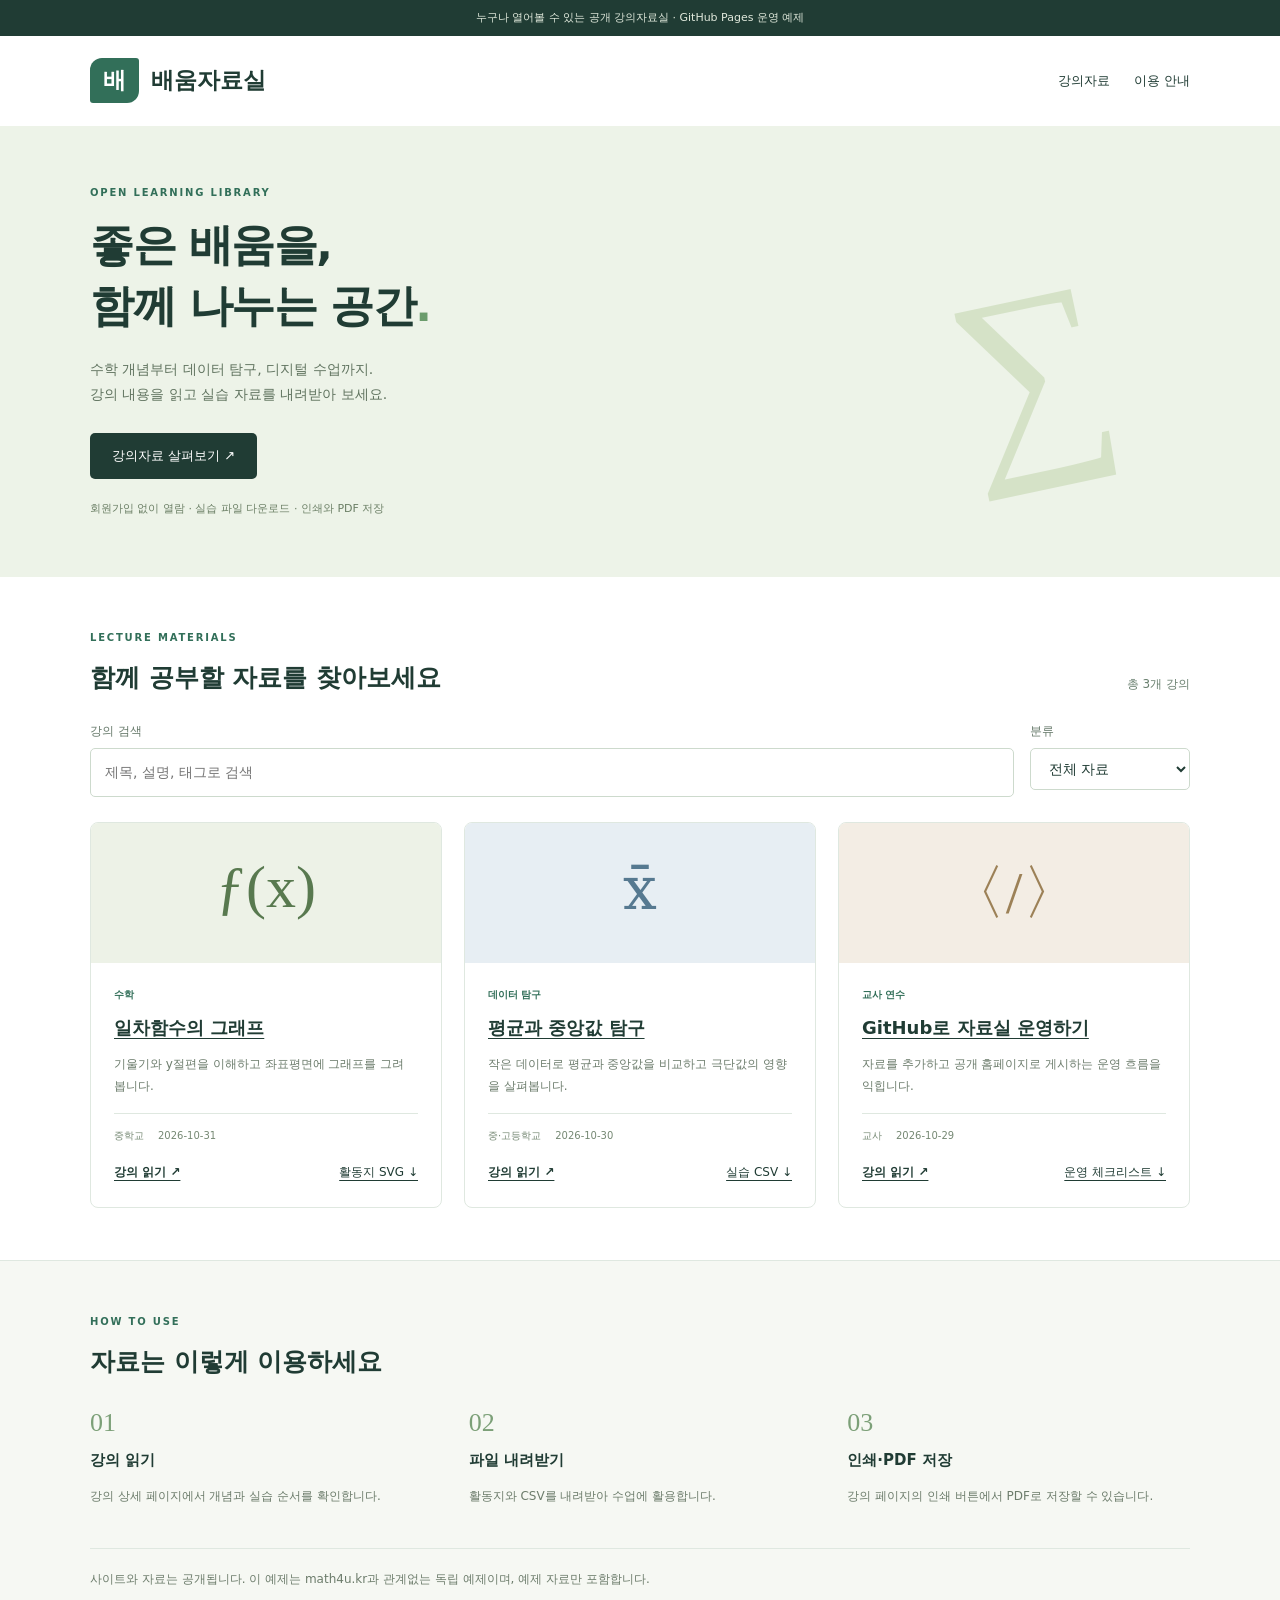
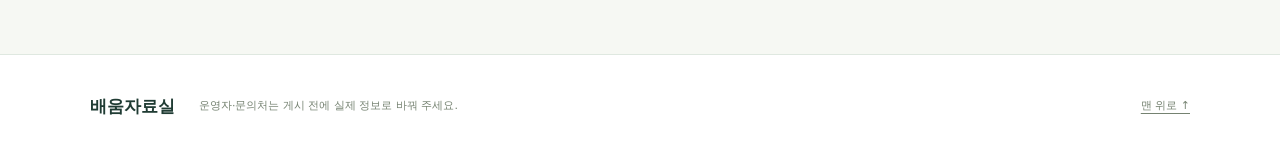
<file: site/index.html>
<!doctype html>
<html lang="ko"><head><meta charset="utf-8"><meta name="viewport" content="width=device-width,initial-scale=1"><meta name="description" content="수학 수업과 교사 연수를 위한 공개 강의자료실"><title>배움자료실 · 공개 강의</title><link rel="stylesheet" href="assets/style.css"><script src="assets/materials.js" defer></script><script src="assets/app.js" defer></script></head><body>
<a class="skip" href="#main">본문 바로가기</a><div class="topbar">누구나 열어볼 수 있는 공개 강의자료실 · GitHub Pages 운영 예제</div>
<header class="wrap"><a class="brand" href="index.html"><span class="mark">배</span>배움자료실</a><nav aria-label="주 메뉴"><a href="#materials">강의자료</a><a href="#guide">이용 안내</a></nav></header>
<main id="main"><section class="hero"><div class="wrap"><p class="eyebrow">OPEN LEARNING LIBRARY</p><h1>좋은 배움을,<br>함께 나누는 공간<span>.</span></h1><p>수학 개념부터 데이터 탐구, 디지털 수업까지.<br>강의 내용을 읽고 실습 자료를 내려받아 보세요.</p><a class="button" href="#materials">강의자료 살펴보기 ↗</a><div class="hero-note">회원가입 없이 열람 · 실습 파일 다운로드 · 인쇄와 PDF 저장</div></div></section>
<section class="wrap section" id="materials"><div class="heading"><div><p class="eyebrow">LECTURE MATERIALS</p><h2>함께 공부할 자료를 찾아보세요</h2></div><span class="count" id="result-count" role="status"></span></div><div class="filters"><label class="search"><span>강의 검색</span><input id="search" type="search" placeholder="제목, 설명, 태그로 검색" autocomplete="off"></label><label>분류<select id="category"><option value="all">전체 자료</option><option value="math">수학</option><option value="data">데이터 탐구</option><option value="teacher">교사 연수</option></select></label></div><div class="cards" id="materials-list"></div><p id="empty" hidden>검색 결과가 없습니다. 다른 검색어나 분류를 선택해 주세요.</p><noscript><p>강의 목록은 아래에서 바로 열 수 있습니다.</p><ul><li><a href="lessons/functions.html">일차함수의 그래프</a></li><li><a href="lessons/statistics.html">평균과 중앙값 탐구</a></li><li><a href="lessons/github-pages.html">GitHub로 자료실 운영하기</a></li></ul></noscript></section>
<section class="guide" id="guide"><div class="wrap section"><p class="eyebrow">HOW TO USE</p><h2>자료는 이렇게 이용하세요</h2><div class="guide-grid"><article><b>01</b><h3>강의 읽기</h3><p>강의 상세 페이지에서 개념과 실습 순서를 확인합니다.</p></article><article><b>02</b><h3>파일 내려받기</h3><p>활동지와 CSV를 내려받아 수업에 활용합니다.</p></article><article><b>03</b><h3>인쇄·PDF 저장</h3><p>강의 페이지의 인쇄 버튼에서 PDF로 저장할 수 있습니다.</p></article></div><p class="notice">사이트와 자료는 공개됩니다. 이 예제는 math4u.kr과 관계없는 독립 예제이며, 예제 자료만 포함합니다.</p></div></section></main>
<footer class="wrap"><strong>배움자료실</strong><p>운영자·문의처는 게시 전에 실제 정보로 바꿔 주세요.</p><a href="#main">맨 위로 ↑</a></footer></body></html>
</file>
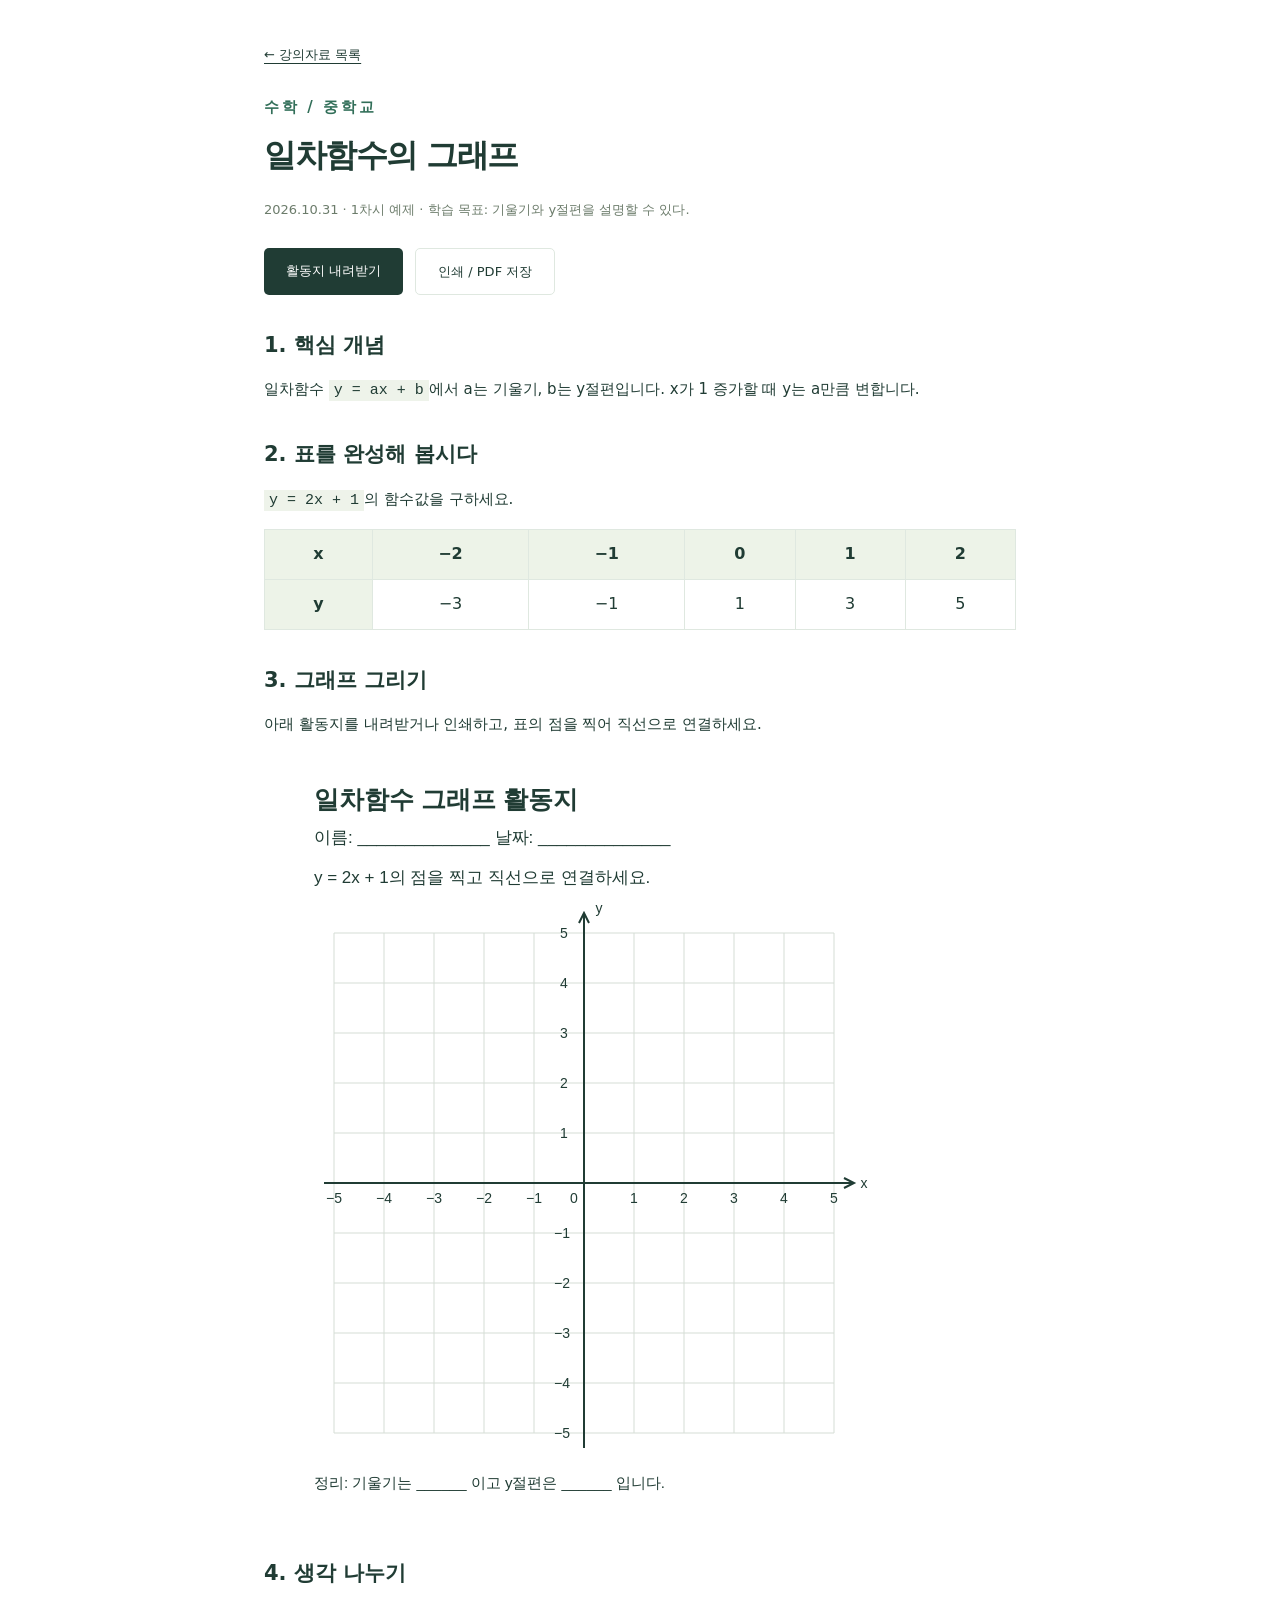
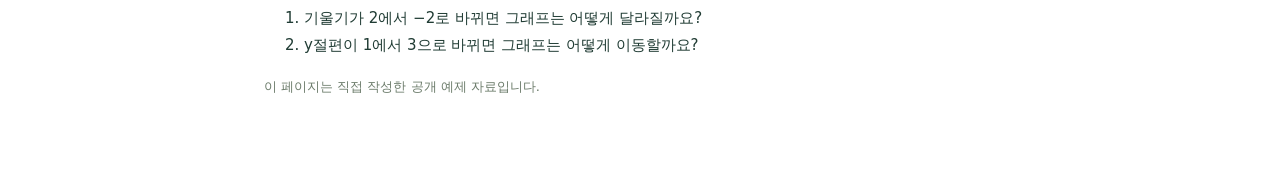
<file: site/lessons/functions.html>
<!doctype html><html lang="ko"><head><meta charset="utf-8"><meta name="viewport" content="width=device-width,initial-scale=1"><title>일차함수의 그래프 · 배움자료실</title><link rel="stylesheet" href="../assets/style.css"><script src="../assets/lesson.js" defer></script></head><body><main class="lesson"><a class="back" href="../index.html">← 강의자료 목록</a><p class="eyebrow">수학 / 중학교</p><h1>일차함수의 그래프</h1><p class="subtitle">2026.10.31 · 1차시 예제 · 학습 목표: 기울기와 y절편을 설명할 수 있다.</p><div class="actions"><a class="button" href="../materials/function-worksheet.svg" download>활동지 내려받기</a><button class="button print-button" data-print>인쇄 / PDF 저장</button></div><h2>1. 핵심 개념</h2><p>일차함수 <code>y = ax + b</code>에서 a는 기울기, b는 y절편입니다. x가 1 증가할 때 y는 a만큼 변합니다.</p><h2>2. 표를 완성해 봅시다</h2><p><code>y = 2x + 1</code>의 함수값을 구하세요.</p><table><thead><tr><th scope="row">x</th><th scope="col">−2</th><th scope="col">−1</th><th scope="col">0</th><th scope="col">1</th><th scope="col">2</th></tr></thead><tbody><tr><th scope="row">y</th><td>−3</td><td>−1</td><td>1</td><td>3</td><td>5</td></tr></tbody></table><h2>3. 그래프 그리기</h2><p>아래 활동지를 내려받거나 인쇄하고, 표의 점을 찍어 직선으로 연결하세요.</p><img src="../materials/function-worksheet.svg" alt="x와 y가 각각 −5부터 5까지 표시된 좌표평면 활동지" width="640" height="760"><h2>4. 생각 나누기</h2><ol><li>기울기가 2에서 −2로 바뀌면 그래프는 어떻게 달라질까요?</li><li>y절편이 1에서 3으로 바뀌면 그래프는 어떻게 이동할까요?</li></ol><p class="subtitle">이 페이지는 직접 작성한 공개 예제 자료입니다.</p></main></body></html>
</file>
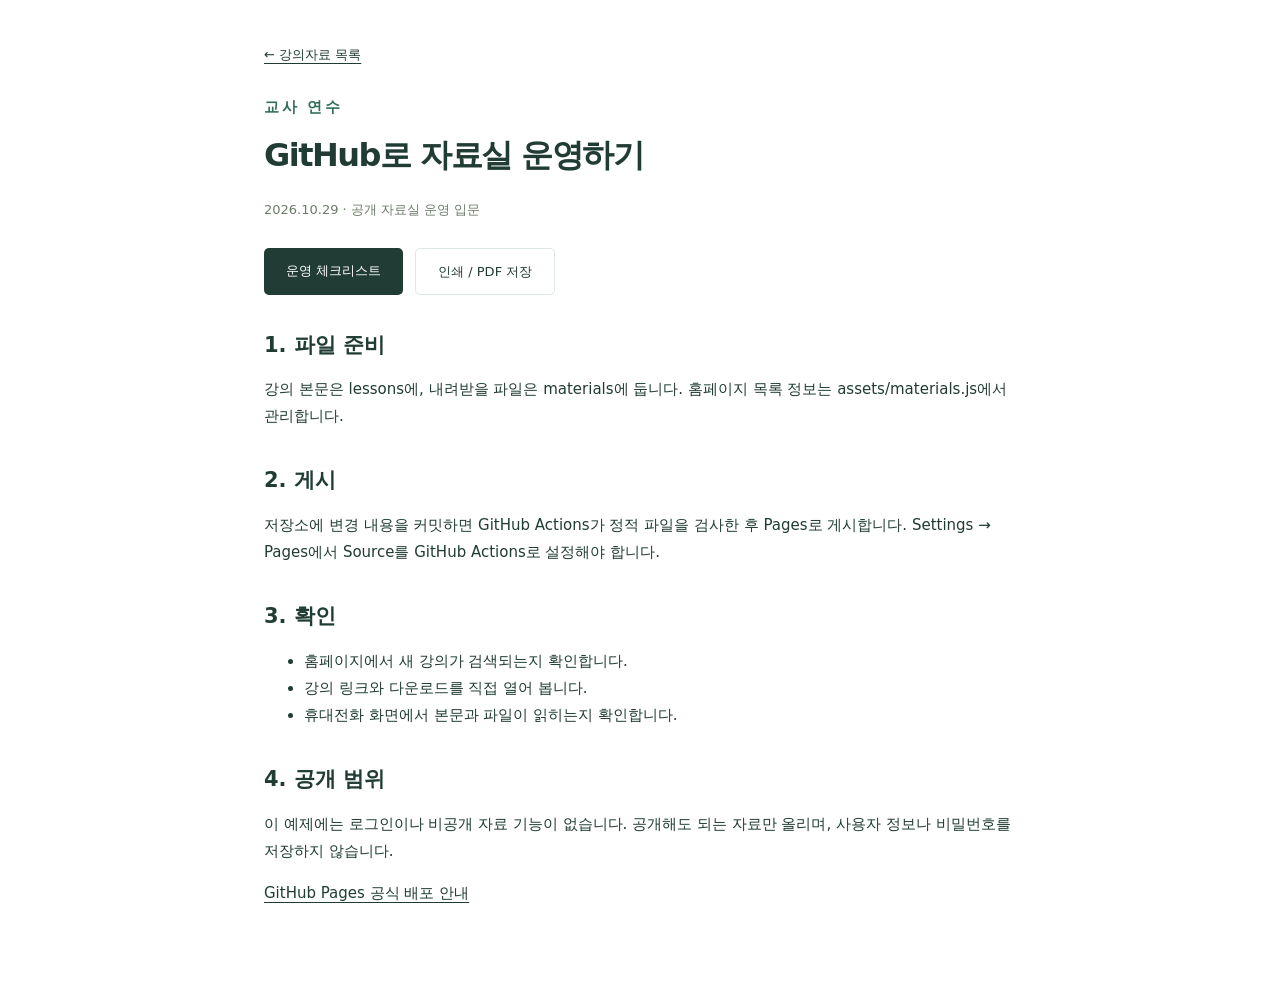
<file: site/lessons/github-pages.html>
<!doctype html><html lang="ko"><head><meta charset="utf-8"><meta name="viewport" content="width=device-width,initial-scale=1"><title>GitHub로 자료실 운영하기 · 배움자료실</title><link rel="stylesheet" href="../assets/style.css"><script src="../assets/lesson.js" defer></script></head><body><main class="lesson"><a class="back" href="../index.html">← 강의자료 목록</a><p class="eyebrow">교사 연수</p><h1>GitHub로 자료실 운영하기</h1><p class="subtitle">2026.10.29 · 공개 자료실 운영 입문</p><div class="actions"><a class="button" href="../materials/publishing-checklist.txt" download>운영 체크리스트</a><button class="button print-button" data-print>인쇄 / PDF 저장</button></div><h2>1. 파일 준비</h2><p>강의 본문은 lessons에, 내려받을 파일은 materials에 둡니다. 홈페이지 목록 정보는 assets/materials.js에서 관리합니다.</p><h2>2. 게시</h2><p>저장소에 변경 내용을 커밋하면 GitHub Actions가 정적 파일을 검사한 후 Pages로 게시합니다. Settings → Pages에서 Source를 GitHub Actions로 설정해야 합니다.</p><h2>3. 확인</h2><ul><li>홈페이지에서 새 강의가 검색되는지 확인합니다.</li><li>강의 링크와 다운로드를 직접 열어 봅니다.</li><li>휴대전화 화면에서 본문과 파일이 읽히는지 확인합니다.</li></ul><h2>4. 공개 범위</h2><p>이 예제에는 로그인이나 비공개 자료 기능이 없습니다. 공개해도 되는 자료만 올리며, 사용자 정보나 비밀번호를 저장하지 않습니다.</p><p><a href="https://docs.github.com/en/pages/getting-started-with-github-pages/using-custom-workflows-with-github-pages">GitHub Pages 공식 배포 안내</a></p></main></body></html>
</file>
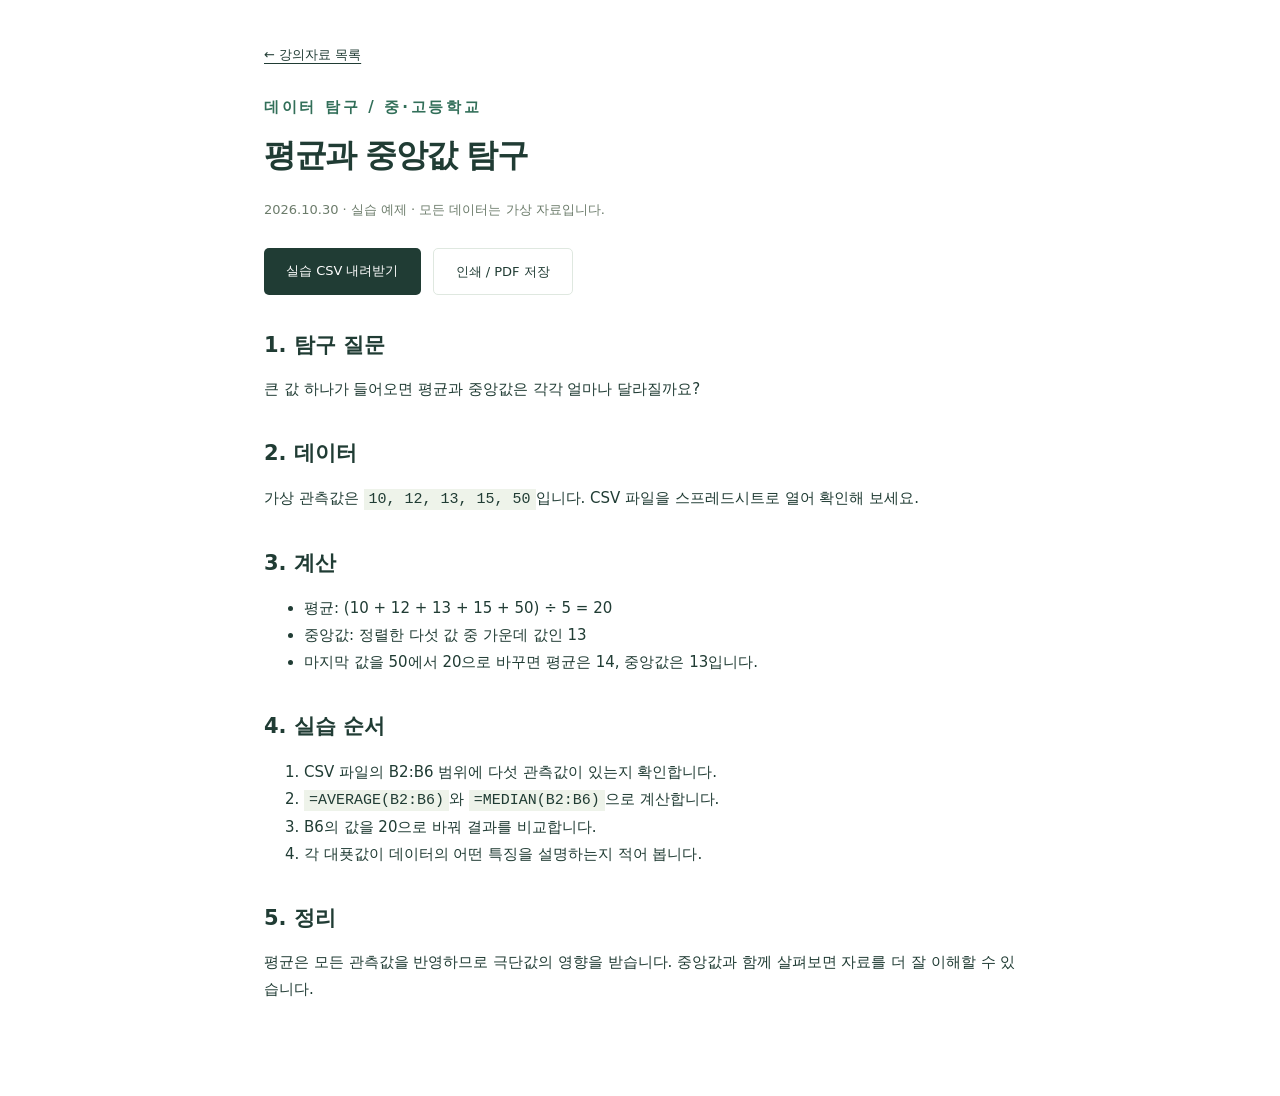
<file: site/lessons/statistics.html>
<!doctype html><html lang="ko"><head><meta charset="utf-8"><meta name="viewport" content="width=device-width,initial-scale=1"><title>평균과 중앙값 탐구 · 배움자료실</title><link rel="stylesheet" href="../assets/style.css"><script src="../assets/lesson.js" defer></script></head><body><main class="lesson"><a class="back" href="../index.html">← 강의자료 목록</a><p class="eyebrow">데이터 탐구 / 중·고등학교</p><h1>평균과 중앙값 탐구</h1><p class="subtitle">2026.10.30 · 실습 예제 · 모든 데이터는 가상 자료입니다.</p><div class="actions"><a class="button" href="../materials/sample-data.csv" download>실습 CSV 내려받기</a><button class="button print-button" data-print>인쇄 / PDF 저장</button></div><h2>1. 탐구 질문</h2><p>큰 값 하나가 들어오면 평균과 중앙값은 각각 얼마나 달라질까요?</p><h2>2. 데이터</h2><p>가상 관측값은 <code>10, 12, 13, 15, 50</code>입니다. CSV 파일을 스프레드시트로 열어 확인해 보세요.</p><h2>3. 계산</h2><ul><li>평균: (10 + 12 + 13 + 15 + 50) ÷ 5 = 20</li><li>중앙값: 정렬한 다섯 값 중 가운데 값인 13</li><li>마지막 값을 50에서 20으로 바꾸면 평균은 14, 중앙값은 13입니다.</li></ul><h2>4. 실습 순서</h2><ol><li>CSV 파일의 B2:B6 범위에 다섯 관측값이 있는지 확인합니다.</li><li><code>=AVERAGE(B2:B6)</code>와 <code>=MEDIAN(B2:B6)</code>으로 계산합니다.</li><li>B6의 값을 20으로 바꿔 결과를 비교합니다.</li><li>각 대푯값이 데이터의 어떤 특징을 설명하는지 적어 봅니다.</li></ol><h2>5. 정리</h2><p>평균은 모든 관측값을 반영하므로 극단값의 영향을 받습니다. 중앙값과 함께 살펴보면 자료를 더 잘 이해할 수 있습니다.</p></main></body></html>
</file>
<file: site/assets/style.css>
@charset "UTF-8";
:root{font-family:"Malgun Gothic",system-ui,sans-serif;color:#203c34;background:white;line-height:1.8;--green:#326f59;--line:#dfe8e0}*{box-sizing:border-box}body{margin:0}html{scroll-behavior:smooth;scroll-padding-top:20px}a{color:inherit;text-underline-offset:4px}button,input,select{font:inherit}a:focus-visible,button:focus-visible,input:focus-visible,select:focus-visible{outline:3px solid #af7028;outline-offset:4px}[hidden]{display:none!important}.wrap{width:min(1100px,calc(100% - 40px));margin:auto}.topbar{background:#203c34;color:#e0e9dc;text-align:center;padding:8px;font-size:11px}header{height:90px;display:flex;align-items:center;justify-content:space-between}.brand{text-decoration:none;font-size:23px;font-weight:bold;display:flex;align-items:center;gap:12px}.mark{background:#326f59;color:white;border-radius:12px 3px;padding:2px 13px}nav{display:flex;gap:24px;font-size:13px}nav a{text-decoration:none}.hero{background:#edf3e8;position:relative;overflow:hidden}.hero .wrap{padding-block:58px;position:relative}.hero .wrap:after{content:"∑";font-family:Georgia,serif;font-size:220px;color:#d5e2c7;position:absolute;right:80px;top:45px;transform:rotate(-12deg);pointer-events:none}.eyebrow{color:var(--green);font-size:10px;letter-spacing:.18em;font-weight:bold;margin:0 0 12px}h1{font-size:44px;line-height:1.4;letter-spacing:-1.5px;margin:0 0 20px}h1 span{color:#6b9c6c}.hero p:not(.eyebrow){color:#617460;font-size:14px}.button{display:inline-flex;border:0;border-radius:5px;padding:11px 22px;text-decoration:none;background:#203c34;color:white;font-size:13px;cursor:pointer}.hero .button{margin-top:12px}.hero-note{font-size:11px;color:#6b7f65;margin-top:20px}.section{padding-block:52px}h2{font-size:25px;line-height:1.5;margin:0}h3{font-size:18px}.heading{display:flex;align-items:flex-end;justify-content:space-between;gap:16px}.count{font-size:12px;color:#687f6e}.filters{display:flex;gap:16px;margin:25px 0}label{font-size:12px;color:#657869;display:flex;flex-direction:column;gap:5px}.search{flex:1}input,select{border:1px solid #cddacd;background:#fff;padding:11px 14px;border-radius:5px;color:#203c34;font-size:14px}select{min-width:160px}.cards{display:grid;grid-template-columns:repeat(3,1fr);gap:22px}.card{border:1px solid var(--line);border-radius:8px;overflow:hidden;display:flex;flex-direction:column}.card-art{background:#edf2e7;padding:30px;color:#58794f;font:60px Georgia,serif;text-align:center;height:140px}.card:nth-child(2) .card-art{background:#e7eef3;color:#567990}.card:nth-child(3) .card-art{background:#f3ede4;color:#9c8157}.card-body{padding:23px;display:flex;flex-direction:column;flex:1}.badge{font-size:10px;color:var(--green);font-weight:bold}.card h3{margin:8px 0 10px}.card p{font-size:12px;color:#6c7c6c;flex:1;margin:0 0 16px}.meta{font-size:10px;color:#758873;display:flex;gap:14px;border-top:1px solid var(--line);padding-top:13px}.card-links{display:flex;justify-content:space-between;gap:8px;margin-top:17px;font-size:12px}.card-links a:first-child{font-weight:bold}.guide{background:#f6f8f3;border-block:1px solid var(--line)}.guide-grid{display:grid;grid-template-columns:repeat(3,1fr);gap:36px;margin-top:27px}.guide-grid b{font:26px Georgia,serif;color:#7ca078}.guide-grid h3{font-size:15px;margin:7px 0}.guide-grid p,.notice{font-size:12px;color:#6c7c6b}.notice{border-top:1px solid var(--line);padding-top:20px;margin-top:28px}footer{display:flex;align-items:center;gap:24px;padding-block:30px;font-size:11px;color:#758271}footer strong{font-size:17px;color:#203c34}footer a{margin-left:auto}.skip{position:fixed;top:-90px;background:white;z-index:5;padding:12px}.skip:focus{top:10px}.lesson{max-width:800px;margin:auto;padding:40px 24px 80px}.lesson h1{font-size:32px}.lesson h2{font-size:21px;margin:35px 0 10px}.lesson p,.lesson li{font-size:15px}.lesson .back{display:inline-block;font-size:13px;margin-bottom:28px}.lesson .subtitle{color:#6c7c6b;font-size:13px}.lesson .actions{display:flex;gap:12px;margin:26px 0;flex-wrap:wrap}.lesson table{width:100%;border-collapse:collapse;text-align:center}.lesson td,.lesson th{border:1px solid var(--line);padding:10px}.lesson th{background:#edf3e8}.lesson code{background:#eef3ea;padding:2px 5px;overflow-wrap:anywhere}.lesson img{max-width:100%;height:auto}.print-button{background:#fff;color:#203c34;border:1px solid var(--line)}@media(max-width:700px){.hero .wrap:after{right:-20px;top:85px;font-size:150px;opacity:.4}.hero h1,.hero p,.hero .button{position:relative;z-index:1}h1{font-size:35px}.cards{grid-template-columns:1fr}.guide-grid{grid-template-columns:1fr;gap:16px}.card-art{height:110px;padding:16px}.filters{flex-direction:column}.heading{align-items:flex-start}h2{font-size:22px}footer{flex-wrap:wrap;gap:10px}footer p{width:100%;order:3;margin:0}.hero .wrap{padding-block:40px}.lesson h1{font-size:27px}}@media print{.no-print,header,footer,.actions,.back{display:none!important}.lesson{max-width:none;padding:0}.lesson h1{font-size:25px}.lesson h2{break-after:avoid}.lesson table,.lesson img{break-inside:avoid}body{color:#000}a{color:#000;text-decoration:none}@page{size:A4;margin:18mm}}@media(prefers-reduced-motion:reduce){html{scroll-behavior:auto}}
</file>
